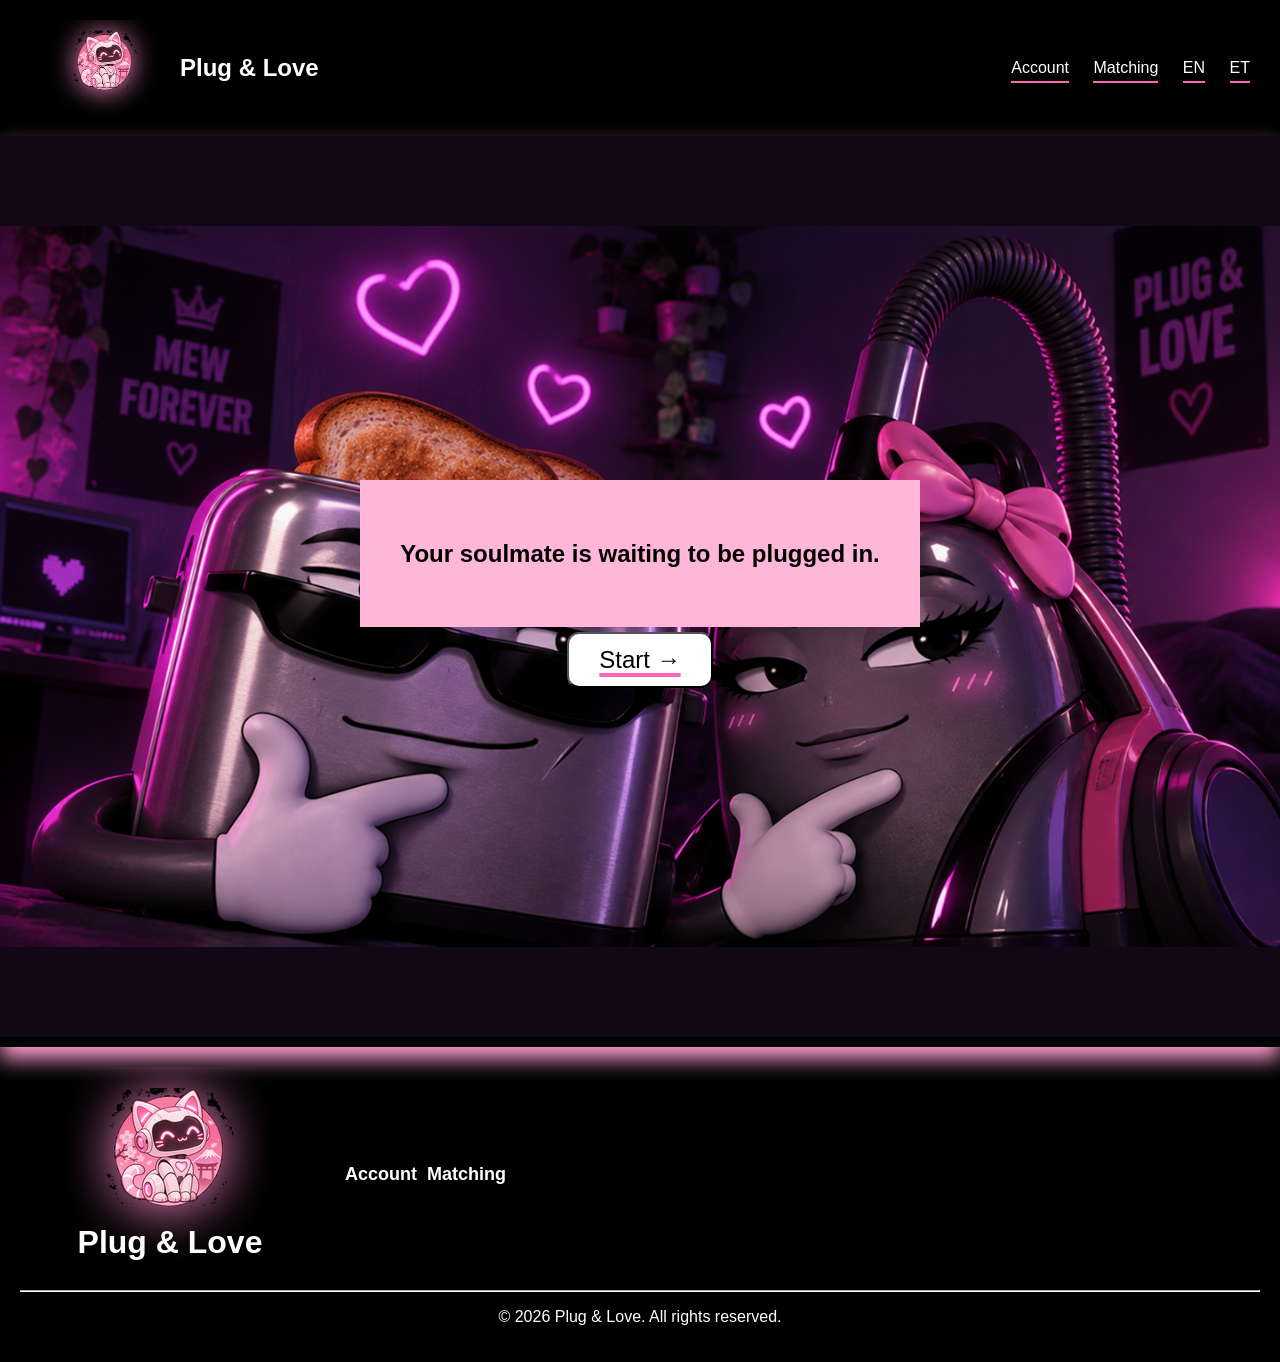
<file: index.html>
<!DOCTYPE html>
<html lang="en">
<head>
    <meta charset="UTF-8">
    <meta name="viewport" content="width=device-width, initial-scale=1.0">
    <title>Plug & Love</title>
    <link rel="stylesheet" href="style.css">

</head>
<body> 
   <header>
    <div class="header-logo">
        <a href="index.html"><img src="./pics/github_robot_cat_300px.png" alt=""></a>
        <h1>Plug & Love</h1>
    </div>
<nav>
    
</nav>
<nav>
    <a href="#">Account</a>
    <a href="#">Matching</a>
    <a href="#">EN</a>
    <a href="#">ET</a>
</nav>
</header>

<main class="hero">
    <section class="welcome">
        <h1>Your soulmate is waiting to be plugged in.</h1>
    </section>
    <a href="secondary.html" class="button-a"><button class="start-btn">Start →</button></a>
</main>

<footer>
    <div class="footer-elements">
        <div class="footer-logo">
            <a href="index.html"><img src="./pics/github_robot_cat_300px.png" alt="" class="logo"></a>
            <h1>Plug & Love</h1>
        </div>
        <div class="footer-routing">
            <a href=""><h1>Account</h1></a>
            <a href=""><h1>Matching</h1></a>
        </div>
    </div>
    <hr class="footer-line">
    <p>© 2026 Plug & Love. All rights reserved.</p>
</footer>
</body>
</html>
</file>
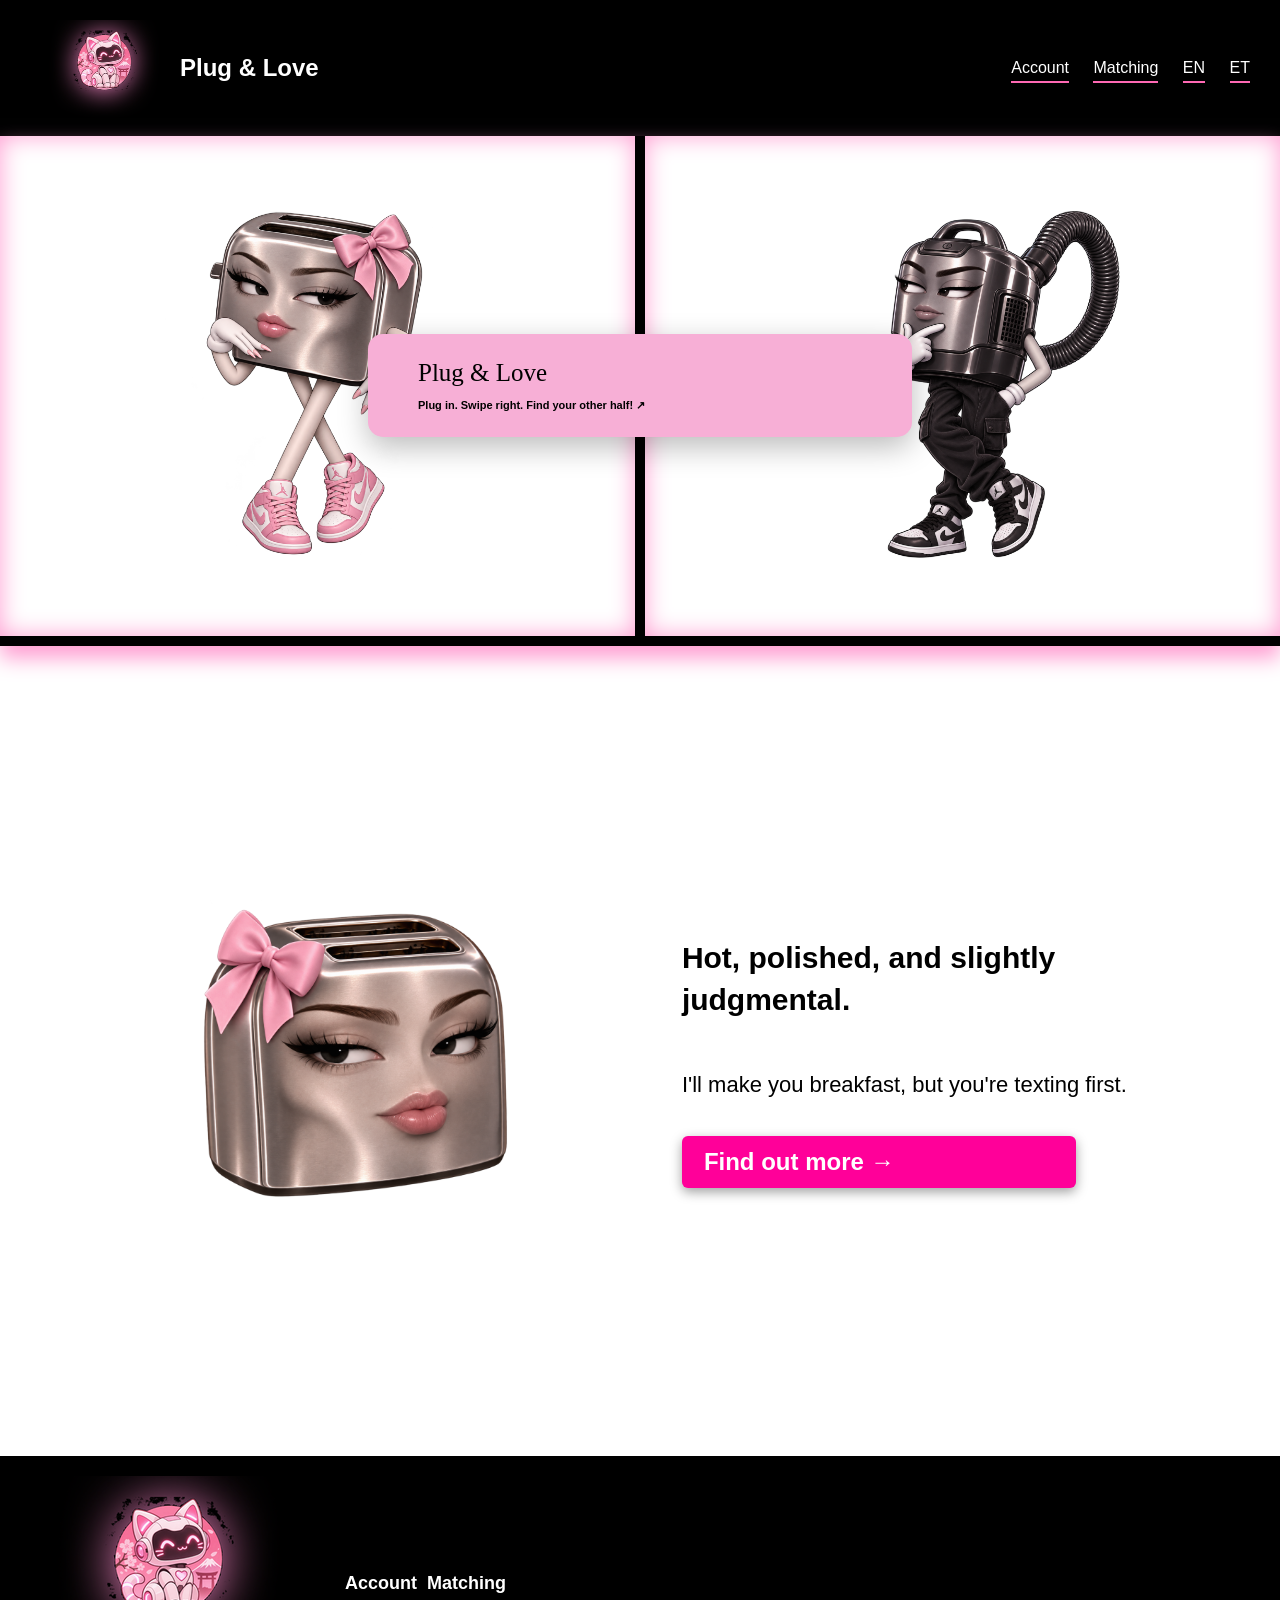
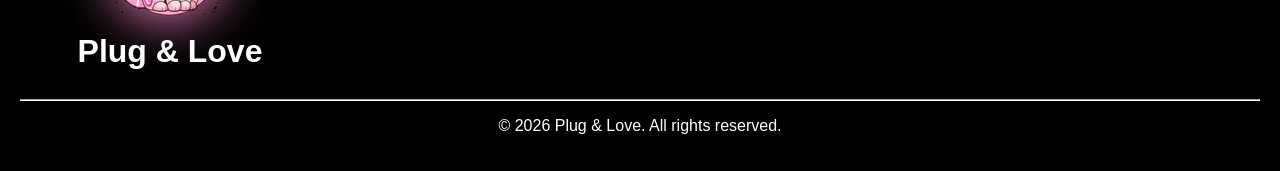
<file: secondary.html>
<!DOCTYPE html>
<html lang="en">
<head>
    <meta charset="UTF-8">
    <meta name="viewport" content="width=device-width, initial-scale=1.0">
    <title>Plug & Love</title>
    <link rel="stylesheet" href="style.css">
</head>

<body>
   <header>
    <div class="header-logo">
        <a href="index.html"><img src="./pics/github_robot_cat_300px.png" alt=""></a>
        <h1>Plug & Love</h1>
    </div>
<nav>
    
</nav>
<nav>
    <a href="#">Account</a>
    <a href="#">Matching</a>
    <a href="#">EN</a>
    <a href="#">ET</a>
</nav>
</header>

<section class="hero">
    
    <div class="hero-left">
        <img src="./pics/bow.png" alt="">
    </div>

    <div class="hero-right">
        <img src="./pics/vacuum.png" alt="">
    </div>

    <div class="hero-center">
        <div class="pink-box">
            <h2>Plug & Love</h2>
            <p>Plug in. Swipe right. Find your other half! ↗ </p>
        </div>
    </div>
</section>


<section class="about">

        <div class="about-image">
            <img src="./pics/roaster.png" alt="Toaster face">
        </div>

        <div class="about-text">
            <h2>Hot, polished, and slightly judgmental.</h2>

            <p>
                I'll make you breakfast,
                but you're texting first.
            </p>

            <a href="#" class="pink-button">
                Find out more →
            </a>
        </div>

    </section>
    <footer>
    <div class="footer-elements">
        <div class="footer-logo">
            <a href="index.html"><img src="./pics/github_robot_cat_300px.png" alt="" class="logo"></a>
            <h1>Plug & Love</h1>
        </div>
        <div class="footer-routing">
            <a href=""><h1>Account</h1></a>
            <a href=""><h1>Matching</h1></a>
        </div>
    </div>
    <hr class="footer-line">
    <p>© 2026 Plug & Love. All rights reserved.</p>
</footer>
</body>
</html>
</file>
<file: style.css>
header img {
    width: 150px;
    height: auto;
    margin-top: 10px;
}
body {
    margin: 0;
    font-family: Arial, sans-serif;
}

header {
    background-color: black;
    padding: 10px 30px;
    display: flex;
    align-items: center;
    gap: 15px;
}
.header-logo {
    display: flex;
    align-items: center;
}

header nav {
    margin-left: auto;
}

header h1 {
    color: white;
    font-size: 24px;
}

main.hero {
    display: flex;
    flex-direction: column;
    justify-content: center;
    }
.welcome {
    background-color: #ffb6d9;
    max-width: 600px;
    margin: 0px auto ;
    padding: 40px;
    text-align: center;
    color: black;
}
.start-btn {
    display: block;
    margin: 5px auto;
    font-size: 24px;
    padding: 12px 30px;
    background-color: white;
    color: black;
    border-radius: 12px;
    text-decoration: underline;
    text-decoration-color: #ff69b4;
    text-decoration-thickness: 4px;
    text-underline-offset: 5px;
}
.button-a {
    text-decoration: none;
}
header nav a {
    color: white;
    text-decoration: none;
    margin-left: 20px;
    border-bottom: 2px solid #ff69b4;
    padding-bottom: 5px;
}
main {
    min-height: 100vh;
    background-image: url("./pics/Neon Mewing Appliance Couple 1.png");
    background-size: 100% auto;
    background-color: #120716;
background-position: center top;
    background-position: center;
    background-repeat: no-repeat;
    padding-top: 1px;
}
footer {
    background-color: black;
    color: white;
    padding: 20px;
}
.footer-elements {
    display: flex;
    flex-direction: row; 
    align-items: center;
    gap: 5px;
    justify-content: flex-start;  
}
.footer-logo{
    display: flex;
    flex-direction: column;
    align-items: center;
}
.logo {
    overflow: hidden;

}
.footer-logo h1 {
    margin-top: -50px;
}
.footer-elements a {
    color: white;
    text-decoration: none;
}
.footer-routing {
    display: flex;
    align-items: center;
    gap: 30px;
}
.footer-routing {
    display: flex;
    flex-direction: row;
    align-items: center;
    gap: 10px;
}

.footer-routing h1 {
    margin: 0;
    font-size: 18px;
}
.footer-routing {
margin-left: 20px;
display: flex;
}
.footer-line {
    border-color: white;
    width: fill;
}
footer p {
    text-align: center;
}

.hero {
    display: flex;
    position: relative;
    height: 500px;
    border-bottom: 10px solid black;
    box-shadow: 0 12px 20px #ff9ed2;
}

.hero-left, .hero-right {
    flex: 1;
    min-width: 0;
    display: flex;
    justify-content: center;
    align-items: center;
    box-shadow: inset 0 0 25px #ff9ed2;
}

.hero-left {
    border-right: 10px solid black;
}

.hero-left img, .hero-right img {
    width: 65%;
    max-height: 350px;
    object-fit: contain;
}

.hero-center {
    position: absolute;
    inset: 0;
    display: flex;
    justify-content: center;
    align-items: center;
    pointer-events: none;
}

.pink-box {
    background: #f7afd6;
    color: black;
    width: 544px;
    padding: 25px 50px;
    border-radius: 15px;
    box-shadow: 0 10px 30px #0004;
    box-sizing: border-box;
    z-index: 10;
    pointer-events: auto;
}

.pink-box h2 {
    color: black;
    font: 25px cursive;
    margin: 0 0 12px;
}

.pink-box p {
    color: black;
    font-size: 11px;
    font-weight: bold;
    margin: 0;
}




.about {
    min-height: 650px;
    display: flex;
    justify-content: space-around;
    align-items: center;
    gap: 60px;
    padding: 80px 8%;
}

.about-image {
    width: 45%;
    display: flex;
    justify-content: center;
}

.about-image img {
    width: 100%;
    max-width: 330px;
    object-fit: contain;
}

.about-text {
    width: 45%;
    display: flex;
    flex-direction: column;
    align-items: flex-start;
}

.about-text h2 {
    font-size: 30px;
    line-height: 1.4;
    margin-bottom: 25px;
}

.about-text p {
    font-size: 22px;
    line-height: 1.5;
    margin-bottom: 35px;
}


.pink-button {
    display: inline-block;
    background-color: #ff0099;
    color: white;
    padding: 12px 22px;
    width: 100%;
    max-width: 350px;

    text-decoration: none;
    font-size: 24px;
    font-weight: 600;
    border-radius: 6px;
    box-shadow: 0 4px 12px #00000060;
    transition: 0.3s;
}

.pink-button:hover {
    background-color: #d60081;
    transform: translateY(-3px);
}
</file>
